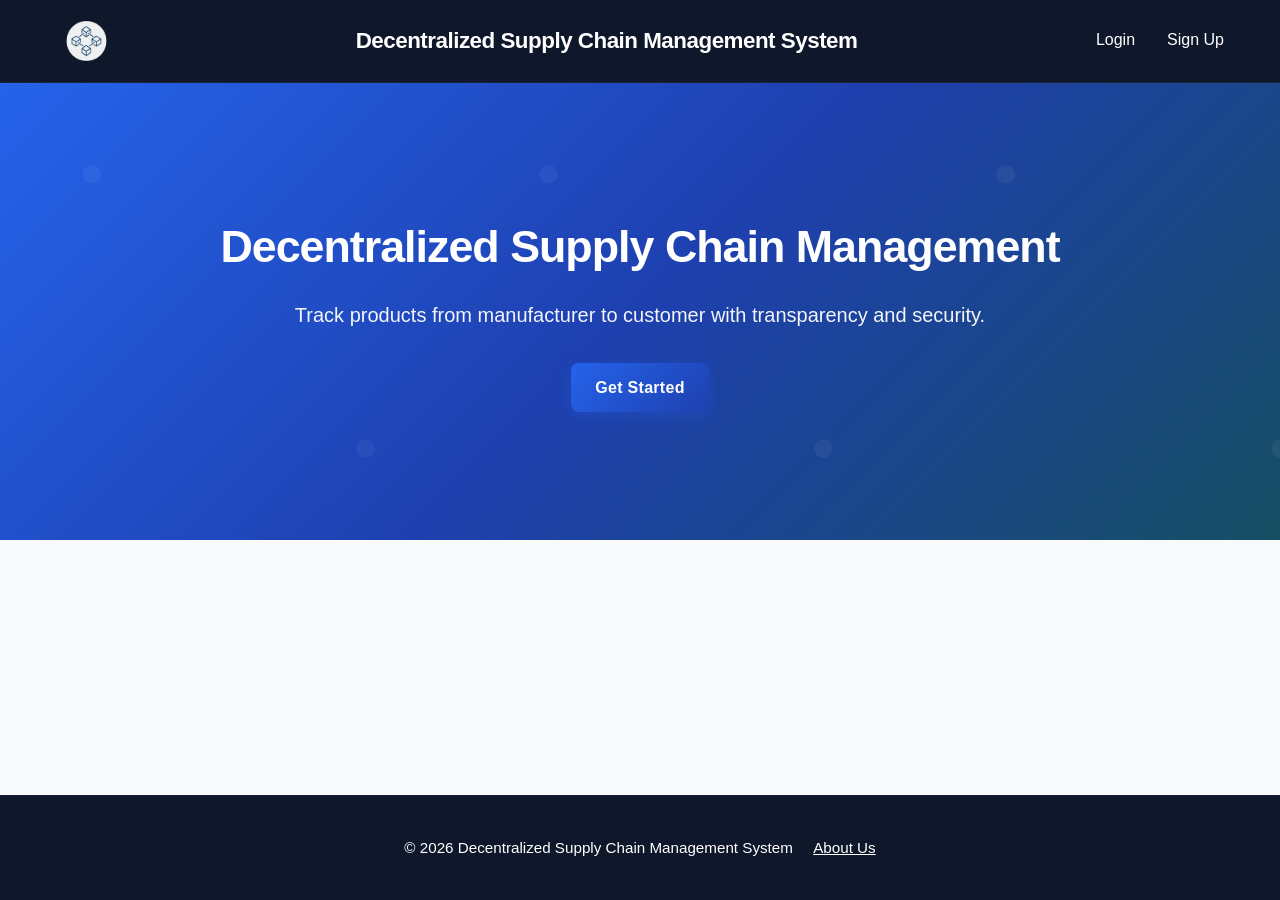
<file: index.html>
<!DOCTYPE html>
<html lang="en">
<head>
    <meta charset="UTF-8">
    <meta name="viewport" content="width=device-width, initial-scale=1.0">
    <title>Decentralized Supply Chain Management System - Blockchain</title>
    <link rel="icon" href="assets/img/blockchain-logo.svg" type="image/svg+xml">
    <link rel="icon" type="image/png" sizes="32x32" href="assets/img/blockchain-logo.png">
    <link rel="stylesheet" href="assets/css/styles.css">
    <link rel="stylesheet" href="https://cdnjs.cloudflare.com/ajax/libs/font-awesome/6.4.0/css/all.min.css" />
</head>
<body>
    <header class="header">
        <div class="container" style="display: flex; align-items: center; gap: 1rem;">
            <img src="assets/img/blockchain-logo.png" alt="Blockchain Logo" class="app-logo app-logo--large">
            <h1>Decentralized Supply Chain Management System</h1>
            <nav>
                <a href="login.html">Login</a>
                <a href="signup.html">Sign Up</a>
            </nav>
        </div>
    </header>
    <main class="main">
        <section class="hero">
            <div class="container">
                <h2>Decentralized Supply Chain Management</h2>
                <p>Track products from manufacturer to customer with transparency and security.</p>
                <a class="btn" href="signup.html">Get Started</a>
            </div>
        </section>
    </main>
    <footer class="footer">
        <div class="container">
            <p>&copy; <span id="year"></span> Decentralized Supply Chain Management System
                <a href="about.html" style="color:#fff; margin-left:1rem; text-decoration:underline;">About Us</a>
            </p>
        </div>
    </footer>
    <script>
        document.getElementById('year').textContent = new Date().getFullYear();
    </script>
</body>
</html>
</file>
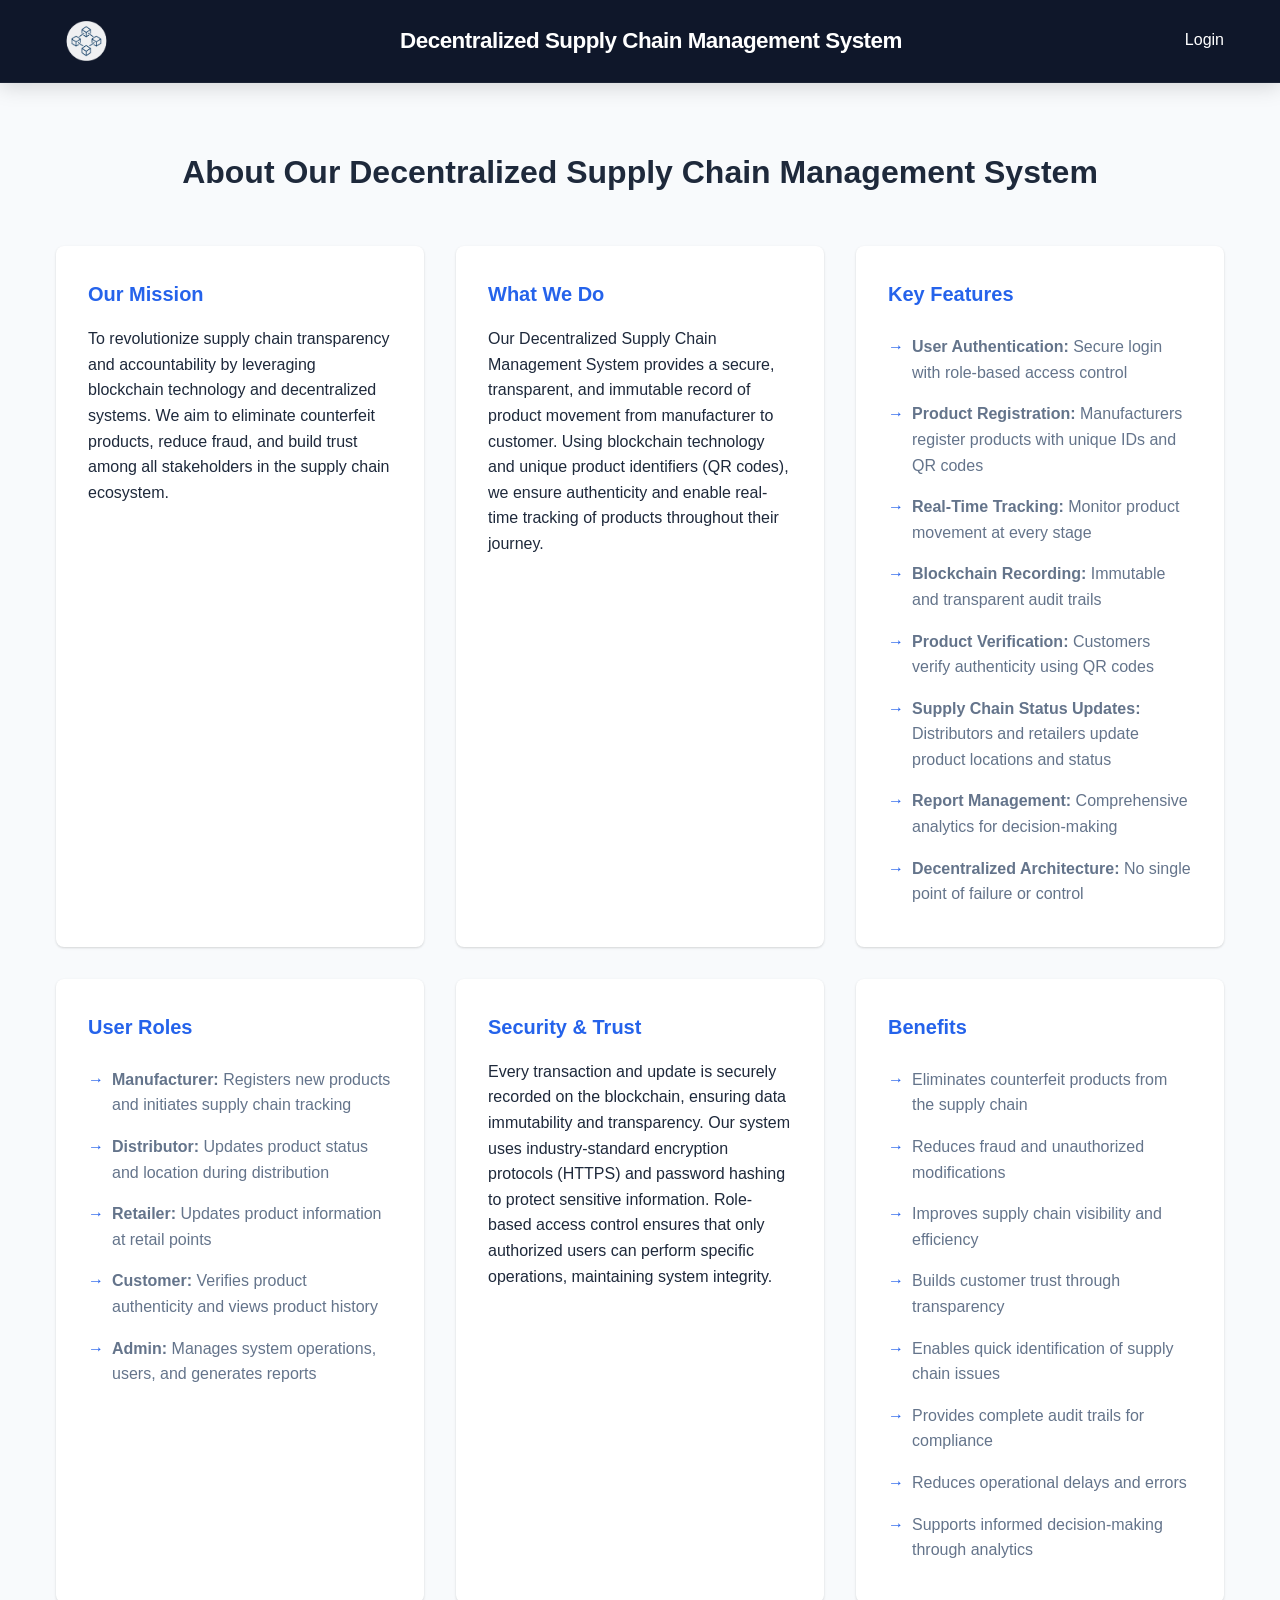
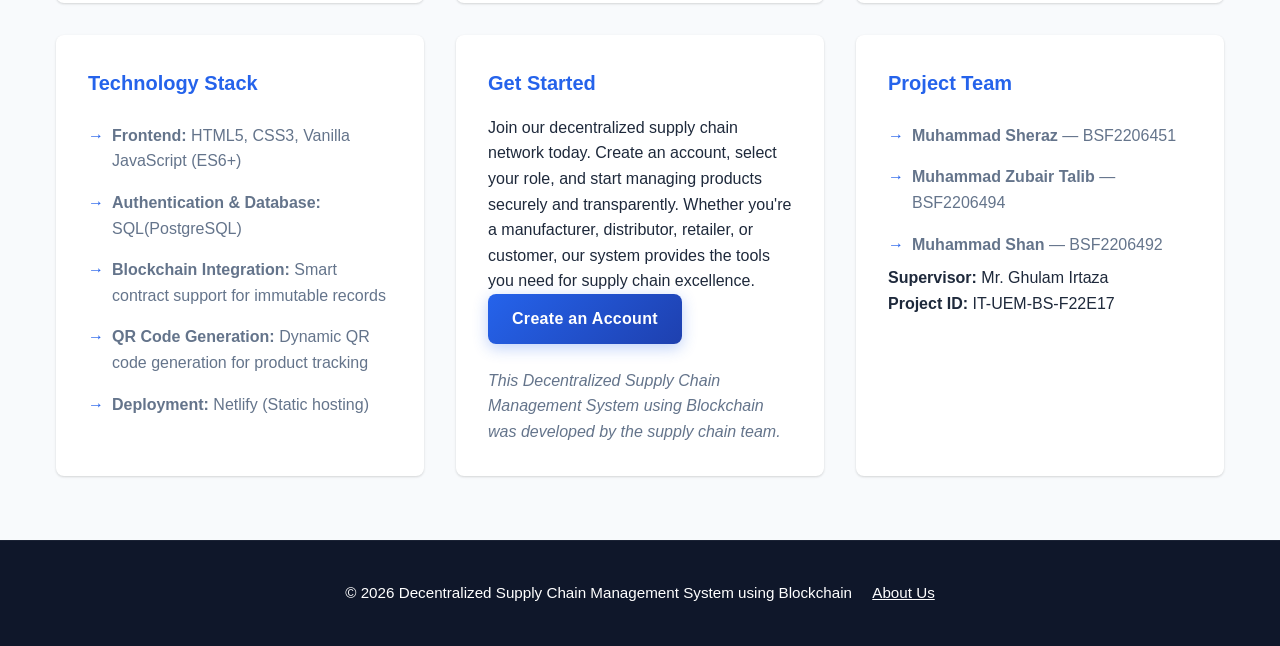
<file: about.html>
<!DOCTYPE html>
<html lang="en">
<head>
    <meta charset="UTF-8">
    <meta name="viewport" content="width=device-width, initial-scale=1.0">
    <title>About Us - Decentralized Supply Chain Management System</title>
    <link rel="icon" href="assets/img/blockchain-logo.svg" type="image/svg+xml">
    <link rel="icon" type="image/png" sizes="32x32" href="assets/img/blockchain-logo.png">
    <link rel="stylesheet" href="assets/css/styles.css">
    <link rel="stylesheet" href="https://cdnjs.cloudflare.com/ajax/libs/font-awesome/6.4.0/css/all.min.css" />
</head>
<body>
    <header class="header">
        <div class="container" style="display: flex; align-items: center; gap: 1rem;">
            <img src="assets/img/blockchain-logo.png" alt="Blockchain Logo" class="app-logo app-logo--large">
            <h1>Decentralized Supply Chain Management System</h1>
            <nav>
                <a href="login.html">Login</a>
            </nav>
        </div>
    </header>
    <main class="main">
        <section class="about-section">
            <div class="container">
                <h2>About Our Decentralized Supply Chain Management System</h2>
                
                <div class="about-content">
                    <div class="about-box">
                        <h3>Our Mission</h3>
                        <p>
                            To revolutionize supply chain transparency and accountability by leveraging blockchain technology and decentralized systems. 
                            We aim to eliminate counterfeit products, reduce fraud, and build trust among all stakeholders in the supply chain ecosystem.
                        </p>
                    </div>

                    <div class="about-box">
                        <h3>What We Do</h3>
                        <p>
                            Our Decentralized Supply Chain Management System provides a secure, transparent, and immutable record of product movement 
                            from manufacturer to customer. Using blockchain technology and unique product identifiers (QR codes), we ensure authenticity 
                            and enable real-time tracking of products throughout their journey.
                        </p>
                    </div>

                    <div class="about-box">
                        <h3>Key Features</h3>
                        <ul>
                            <li><strong>User Authentication:</strong> Secure login with role-based access control</li>
                            <li><strong>Product Registration:</strong> Manufacturers register products with unique IDs and QR codes</li>
                            <li><strong>Real-Time Tracking:</strong> Monitor product movement at every stage</li>
                            <li><strong>Blockchain Recording:</strong> Immutable and transparent audit trails</li>
                            <li><strong>Product Verification:</strong> Customers verify authenticity using QR codes</li>
                            <li><strong>Supply Chain Status Updates:</strong> Distributors and retailers update product locations and status</li>
                            <li><strong>Report Management:</strong> Comprehensive analytics for decision-making</li>
                            <li><strong>Decentralized Architecture:</strong> No single point of failure or control</li>
                        </ul>
                    </div>

                    <div class="about-box">
                        <h3>User Roles</h3>
                        <ul>
                            <li><strong>Manufacturer:</strong> Registers new products and initiates supply chain tracking</li>
                            <li><strong>Distributor:</strong> Updates product status and location during distribution</li>
                            <li><strong>Retailer:</strong> Updates product information at retail points</li>
                            <li><strong>Customer:</strong> Verifies product authenticity and views product history</li>
                            <li><strong>Admin:</strong> Manages system operations, users, and generates reports</li>
                        </ul>
                    </div>

                    <div class="about-box">
                        <h3>Security & Trust</h3>
                        <p>
                            Every transaction and update is securely recorded on the blockchain, ensuring data immutability and transparency. 
                            Our system uses industry-standard encryption protocols (HTTPS) and password hashing to protect sensitive information. 
                            Role-based access control ensures that only authorized users can perform specific operations, maintaining system integrity.
                        </p>
                    </div>

                    <div class="about-box">
                        <h3>Benefits</h3>
                        <ul>
                            <li>Eliminates counterfeit products from the supply chain</li>
                            <li>Reduces fraud and unauthorized modifications</li>
                            <li>Improves supply chain visibility and efficiency</li>
                            <li>Builds customer trust through transparency</li>
                            <li>Enables quick identification of supply chain issues</li>
                            <li>Provides complete audit trails for compliance</li>
                            <li>Reduces operational delays and errors</li>
                            <li>Supports informed decision-making through analytics</li>
                        </ul>
                    </div>

                    <div class="about-box">
                        <h3>Technology Stack</h3>
                        <ul>
                            <li><strong>Frontend:</strong> HTML5, CSS3, Vanilla JavaScript (ES6+)</li>
                            <li><strong>Authentication & Database:</strong> SQL(PostgreSQL)</li>
                            <li><strong>Blockchain Integration:</strong> Smart contract support for immutable records</li>
                            <li><strong>QR Code Generation:</strong> Dynamic QR code generation for product tracking</li>
                            <li><strong>Deployment:</strong> Netlify (Static hosting)</li>
                        </ul>
                    </div>

                    <div class="about-box">
                        <h3>Get Started</h3>
                        <p>
                            Join our decentralized supply chain network today. Create an account, select your role, and start managing products 
                            securely and transparently. Whether you're a manufacturer, distributor, retailer, or customer, our system provides 
                            the tools you need for supply chain excellence.
                        </p>
                        <a href="signup.html" class="btn">Create an Account</a>
                        <p style="margin-top:1.5rem; font-style:italic; color:var(--text-light);">
                            This Decentralized Supply Chain Management System using Blockchain was developed by the supply chain team.
                        </p>
                    </div>

                    <div class="about-box">
                        <h3>Project Team</h3>
                        <ul>
                            <li><strong>Muhammad Sheraz</strong> — BSF2206451</li>
                            <li><strong>Muhammad Zubair Talib</strong> — BSF2206494</li>
                            <li><strong>Muhammad Shan</strong> — BSF2206492</li>
                        </ul>
                        <p><strong>Supervisor:</strong> Mr. Ghulam Irtaza</p>
                        <p><strong>Project ID:</strong> IT-UEM-BS-F22E17</p>
                    </div>
                </div>
            </div>
        </section>
    </main>
    <footer class="footer">
        <div class="container">
            <p>&copy; <span id="year"></span> Decentralized Supply Chain Management System using Blockchain
                <a href="about.html" style="color:#fff; margin-left:1rem; text-decoration:underline;">About Us</a>
            </p>
        </div>
    </footer>
    <script>
        document.getElementById('year').textContent = new Date().getFullYear();
    </script>
</body>
</html>
</file>
<file: assets/css/styles.css>
/* professional decentralised supply chain management system using blockchain stylesheet */
:root {
    --primary: #2563eb;
    --primary-dark: #1e40af;
    --secondary: #059669;
    --warning: #d97706;
    --danger: #dc2626;
    --success: #16a34a;
    --light-bg: #f8fafc;
    --dark-bg: #0f172a;
    --border: #e2e8f0;
    --text-dark: #1e293b;
    --text-light: #64748b;
    --shadow: 0 1px 3px rgba(0,0,0,0.1), 0 1px 2px rgba(0,0,0,0.06);
    --shadow-lg: 0 10px 15px -3px rgba(0,0,0,0.1), 0 4px 6px -2px rgba(0,0,0,0.05);
}

*{
    box-sizing:border-box;
    margin:0;
    padding:0;
}

html,
body {
    height: 100%;
    margin: 0;
}

body{
    display: flex;                /* ensure footer sticks to bottom */
    flex-direction: column;
    min-height:100vh;
    font-family:'Segoe UI', Tahoma, Geneva, Verdana, sans-serif;
    line-height:1.6;
    background:var(--light-bg);
    color:var(--text-dark);
}

.main {
    flex: 1;                      /* allow main content to expand */
}

.container{
    max-width:1200px;
    margin:0 auto;
    padding:0 1rem;
}

/* header & navigation */
.header{
    background:linear-gradient(135deg, var(--dark-bg) 0%, #0f172a 100%);
    color:#fff;
    padding:1.2rem 0;
    box-shadow:0 4px 20px rgba(0, 0, 0, 0.15);
    border-bottom:1px solid rgba(255,255,255,0.05);
}

.header .container{
    display:flex;
    justify-content:space-between;
    align-items:center;
}

.header h1{
    font-size:1.4rem;
    font-weight:700;
    letter-spacing:-0.5px;
}

.header nav{
    display:flex;
    gap:2rem;
}

.header nav a{
    color:#fff;
    text-decoration:none;
    font-weight:500;
    transition:all 0.3s;
    padding:0.5rem 0;
    border-bottom:2px solid transparent;
}

.header nav a:hover{
    color:var(--primary);
    border-bottom-color:var(--primary);
}

/* footer */
.footer{
    background:linear-gradient(135deg, var(--dark-bg) 0%, #0f172a 100%);
    color:#fff;
    padding:2.5rem 0;
    text-align:center;
    margin-top:auto;
    border-top:1px solid rgba(255,255,255,0.05);
}

.footer p{
    margin:0;
    font-size:0.95rem;
    font-weight:500;
}

.footer a{
    color:inherit;
    text-decoration:underline;
    margin-left:1rem;
    transition:color 0.3s;
}

.footer a:hover{
    color:var(--primary);
}

/* hero section */
.hero{
    padding:8rem 0;
    text-align:center;
    background:linear-gradient(135deg, var(--primary) 0%, var(--primary-dark) 50%, #164e63 100%);
    color:#fff;
    position:relative;
    overflow:hidden;
}

.hero::before{
    content:'';
    position:absolute;
    top:0;
    left:0;
    right:0;
    bottom:0;
    background:url('data:image/svg+xml,<svg xmlns="http://www.w3.org/2000/svg" viewBox="0 0 100 100"><circle cx="20" cy="20" r="2" fill="white" opacity="0.05"/><circle cx="80" cy="80" r="2" fill="white" opacity="0.05"/></svg>');
    pointer-events:none;
}

.hero .container{
    position:relative;
    z-index:1;
}

.hero h2{
    font-size:2.8rem;
    margin-bottom:1rem;
    font-weight:800;
    letter-spacing:-1px;
}

.hero p{
    font-size:1.25rem;
    margin-bottom:2rem;
    opacity:0.95;
    font-weight:500;
}

/* buttons */
.btn, button[type="submit"], button[type="button"] {
    display:inline-block;
    background:linear-gradient(135deg, var(--primary) 0%, #1e40af 100%);
    color:#fff;
    border:none;
    padding:0.75rem 1.5rem;
    cursor:pointer;
    border-radius:8px;
    font-weight:600;
    transition:all 0.2s ease;
    text-decoration:none;
    box-shadow:0 4px 15px rgba(37, 99, 235, 0.3);
    letter-spacing:0.3px;
    font-size:1rem;
    font-family:inherit;
    white-space:nowrap;
    user-select:none;
    -webkit-user-select:none;
}

.btn:hover:not(:disabled), button[type="submit"]:hover:not(:disabled), button[type="button"]:hover:not(:disabled) {
    background:linear-gradient(135deg, #1e40af 0%, #1e3a8a 100%);
    transform:translateY(-2px);
    box-shadow:0 8px 25px rgba(37, 99, 235, 0.4);
}

.btn:focus, button[type="submit"]:focus, button[type="button"]:focus {
    outline:2px solid var(--primary);
    outline-offset:2px;
}

.btn:active:not(:disabled), button[type="submit"]:active:not(:disabled), button[type="button"]:active:not(:disabled) {
    transform:translateY(0);
    box-shadow:0 2px 10px rgba(37, 99, 235, 0.3);
}

.btn:disabled, button[type="submit"]:disabled, button[type="button"]:disabled {
    opacity:0.6;
    cursor:not-allowed;
    pointer-events:none;
}

.btn.loading, button.loading {
    opacity:0.8;
    pointer-events:none;
    position:relative;
}

.btn.loading::after, button.loading::after {
    content:'';
    position:absolute;
    width:16px;
    height:16px;
    right:1rem;
    top:50%;
    transform:translateY(-50%);
    border:2px solid rgba(255,255,255,0.3);
    border-radius:50%;
    border-top-color:#fff;
    animation:spin 0.6s linear infinite;
}

@keyframes spin {
    to { transform:translateY(-50%) rotate(360deg); }
}

.btn-secondary, .btn.secondary {
    background:linear-gradient(135deg, var(--secondary) 0%, #047857 100%);
    box-shadow:0 4px 15px rgba(5, 150, 105, 0.3);
}

.btn-secondary:hover:not(:disabled), .btn.secondary:hover:not(:disabled) {
    background:linear-gradient(135deg, #047857 0%, #065f46 100%);
    box-shadow:0 8px 25px rgba(5, 150, 105, 0.4);
}

.btn-sm, .btn.small {
    padding:0.6rem 1.2rem;
    font-size:0.9rem;
    box-shadow:0 2px 10px rgba(37, 99, 235, 0.2);
    background:linear-gradient(135deg, var(--primary) 0%, #1e40af 100%);
    border-radius:6px;
}

.btn-sm:hover:not(:disabled), .btn.small:hover:not(:disabled) {
    background:linear-gradient(135deg, #1e40af 0%, #1e3a8a 100%);
    box-shadow:0 6px 20px rgba(37, 99, 235, 0.3);
    transform:translateY(-1px);
}

.btn-danger, .btn.danger {
    background:linear-gradient(135deg, var(--danger) 0%, #b91c1c 100%);
    box-shadow:0 4px 15px rgba(220, 38, 38, 0.3);
}

.btn-danger:hover:not(:disabled), .btn.danger:hover:not(:disabled) {
    background:linear-gradient(135deg, #b91c1c 0%, #991b1b 100%);
    box-shadow:0 8px 25px rgba(220, 38, 38, 0.4);
}

/* thumbnail images */
.product-thumb{
    height:40px;
    width:auto;
    border:1px solid var(--border);
    border-radius:4px;
}

/* application logo used for blockchain branding */
.app-logo{
    height:28px;
    width:auto;
    max-width:100%;
    vertical-align:middle;
    display:inline-block;
    object-fit:contain;
    -o-object-fit:contain;
}

.app-logo--large{ height:40px; }
.app-logo--small{ height:16px; }

/* forms */
.auth-container{
    display:flex;
    justify-content:center;
    align-items:center;
    flex:1;
    padding:2rem;
    background:linear-gradient(135deg, var(--primary) 0%, var(--primary-dark) 100%);
}

.auth-form{
    background:#fff;
    padding:3rem;
    border-radius:15px;
    width:100%;
    max-width:450px;
    box-shadow:0 20px 60px rgba(0, 0, 0, 0.25);
    border:1px solid rgba(255,255,255,0.1);
    animation:slideUp 0.5s ease;
}

@keyframes slideUp{
    from{
        opacity:0;
        transform:translateY(30px);
    }
    to{
        opacity:1;
        transform:translateY(0);
    }
}

.auth-form h2{
    margin-bottom:0.5rem;
    color:var(--text-dark);
    font-size:1.75rem;
    font-weight:700;
}

.auth-form > div:first-child p{
    margin:0;
    margin-top:0.5rem;
}

.form-group{
    margin-bottom:1.5rem;
}

.form-group label{
    display:block;
    margin-bottom:0.7rem;
    font-weight:600;
    color:var(--text-dark);
    font-size:0.95rem;
}

.form-group input,
.form-group select,
.form-group textarea{
    width:100%;
    padding:0.9rem 1rem;
    border:2px solid var(--border);
    border-radius:8px;
    font-size:1rem;
    transition:all 0.3s ease;
    background:#fafbfc;
    font-family:inherit;
}

.form-group input::placeholder,
.form-group textarea::placeholder{
    color:#a0aec0;
}

.form-group input:focus,
.form-group select:focus,
.form-group textarea:focus{
    outline:none;
    border-color:var(--primary);
    background:#fff;
    box-shadow:0 0 0 4px rgba(37, 99, 235, 0.15);
}

.auth-form .btn{
    width:100%;
    padding:1rem;
    font-size:1rem;
    font-weight:600;
    border:none;
    cursor:pointer;
    margin-top:1rem;
    transition:all 0.3s ease;
    letter-spacing:0.5px;
}

.auth-form .btn:hover{
    transform:translateY(-2px);
    box-shadow:0 10px 30px rgba(37, 99, 235, 0.3);
}

.auth-form .btn:active{
    transform:translateY(0);
}

.auth-form p{
    text-align:center;
    margin-top:1.5rem;
    color:var(--text-light);
    font-size:0.95rem;
}

.auth-form a{
    color:var(--primary);
    text-decoration:none;
    font-weight:600;
    transition:color 0.3s;
}

.auth-form a:hover{
    color:var(--primary-dark);
    text-decoration:underline;
}

/* messages */
.error-message{
    color:#dc2626;
    background:#fee2e2;
    padding:0.75rem;
    border-radius:6px;
    font-size:0.9rem;
    margin-top:0.5rem;
    border-left:4px solid #dc2626;
    font-weight:500;
    display:none;
}

.error-message:not(:empty){
    display:block;
}

.success-message{
    color:#16a34a;
    background:#dcfce7;
    padding:0.75rem;
    border-radius:6px;
    font-size:0.9rem;
    margin-top:0.5rem;
    border-left:4px solid #16a34a;
    font-weight:500;
    display:none;
}

.success-message:not(:empty){
    display:block;
}

.info-message{
    color:var(--primary);
    background:#eff6ff;
    padding:0.75rem;
    border-radius:6px;
    font-size:0.9rem;
    margin-top:0.5rem;
    border-left:4px solid var(--primary);
    font-weight:500;
    display:none;
}

.info-message:not(:empty){
    display:block;
}
/* about section */
.about-section{
    padding:4rem 0;
}

.about-section h2{
    text-align:center;
    font-size:2rem;
    margin-bottom:3rem;
    color:var(--text-dark);
}

.about-content{
    display:grid;
    grid-template-columns:repeat(auto-fit, minmax(300px, 1fr));
    gap:2rem;
}

.about-box{
    background:#fff;
    padding:2rem;
    border-radius:8px;
    box-shadow:var(--shadow);
    transition:transform 0.3s, box-shadow 0.3s;
}

.about-box:hover{
    transform:translateY(-4px);
    box-shadow:var(--shadow-lg);
}

.about-box h3{
    color:var(--primary);
    margin-bottom:1rem;
    font-size:1.25rem;
}

.about-box ul{
    list-style:none;
}

.about-box li{
    padding:0.5rem 0;
    padding-left:1.5rem;
    position:relative;
    color:var(--text-light);
}

.about-box li:before{
    content:'→';
    position:absolute;
    left:0;
    color:var(--primary);
    font-weight:bold;
}

/* dashboard layout */
.wrapper{
    display:flex;
    min-height:100vh;
}

/* sidebar */
.sidebar{
    width:250px;
    background:var(--dark-bg);
    color:#fff;
    flex-shrink:0;
    transition:transform 0.3s cubic-bezier(0.4, 0, 0.2, 1), width 0.3s ease;
    overflow-y:auto;
    position:relative;
    z-index:auto;
}

.sidebar.collapsed{
    transform:translateX(-100%);
    position:fixed;
    left:0;
    top:0;
    z-index:999;
    height:100vh;
    width:250px;
    box-shadow:4px 0 15px rgba(0, 0, 0, 0.2);
}

.sidebar-header{
    padding:1.5rem;
    text-align:center;
    background:linear-gradient(135deg, var(--primary) 0%, var(--primary-dark) 100%);
    border-bottom:1px solid rgba(255,255,255,0.1);
}

.sidebar-header h2{
    margin:0;
    font-size:1.25rem;
}

.sidebar-nav{
    padding:1rem 0;
}

.sidebar-nav a{
    display:block;
    color:#cbd5e0;
    padding:1rem 1.5rem;
    text-decoration:none;
    transition:all 0.3s;
    border-left:3px solid transparent;
}

.sidebar-nav a:hover{
    background:rgba(37, 99, 235, 0.1);
    color:#fff;
    border-left-color:var(--primary);
}

/* main content */
.main-content{
    flex:1;
    display:flex;
    flex-direction:column;
    background:var(--light-bg);
}

.topbar{
    display:flex;
    justify-content:space-between;
    align-items:center;
    padding:1.5rem;
    background:#fff;
    border-bottom:1px solid var(--border);
    box-shadow:var(--shadow);
}

.menu-toggle{
    background:none;
    border:none;
    font-size:1.5rem;
    cursor:pointer;
    color:var(--primary);
    display:none;
    padding:0.5rem;
    transition:all 0.3s ease;
    position:relative;
    z-index:1000;
}

.menu-toggle:hover {
    transform:scale(1.1);
}

.menu-toggle:focus {
    outline:2px solid var(--primary);
}

.menu-toggle.active {
    color:var(--primary-dark);
}

.topbar-right{
    display:flex;
    align-items:center;
    gap:1rem;
}

.topbar-right span{
    color:var(--text-light);
    font-weight:500;
}

/* dashboard */
.dashboard{
    flex:1;
    padding:2rem;
    overflow-y:auto;
}

/* table helpers for consistent alignment */
.card table{
    width:100%;
    border-collapse:collapse;
    table-layout:auto;
}
.card table th,
.card table td{
    padding:0.75rem;
    text-align:left;
    vertical-align:middle;
    border-bottom:1px solid var(--border);
    word-break:break-word;
}
.card table th{
    background:var(--light-bg);
    border-bottom:2px solid var(--border);
    font-weight:700;
}

.card{
    background:#fff;
    padding:2rem;
    border-radius:12px;
    box-shadow:0 4px 20px rgba(0, 0, 0, 0.08);
    margin-bottom:2rem;
    border:1px solid #f0f1f3;
    transition:all 0.2s ease;
    animation:fadeInUp 0.3s ease;
}

.card:hover{
    box-shadow:0 8px 30px rgba(0, 0, 0, 0.12);
    transform:translateY(-2px);
}

@keyframes fadeInUp {
    from {
        opacity:0;
        transform:translateY(10px);
    }
    to {
        opacity:1;
        transform:translateY(0);
    }
}

.card h3{
    color:var(--primary);
    margin-bottom:1.5rem;
    font-size:1.5rem;
    font-weight:700;
}

.card h4{
    color:var(--text-dark);
    margin-bottom:1rem;
    margin-top:1.5rem;
    font-weight:600;
}

/* cards grid */
.cards-grid{
    display:grid;
    grid-template-columns:repeat(auto-fit, minmax(280px, 1fr));
    gap:2rem;
    margin-bottom:2rem;
}

.stat-card{
    background:linear-gradient(135deg, var(--primary) 0%, var(--primary-dark) 100%);
    color:#fff;
    padding:1.5rem;
    border-radius:8px;
    box-shadow:var(--shadow);
}

.stat-card h4{
    color:rgba(255,255,255,0.9);
    margin:0;
    font-size:0.9rem;
    font-weight:500;
}

.stat-card .number{
    font-size:2rem;
    font-weight:700;
    margin-top:0.5rem;
}

/* timeline */
.timeline{
    list-style:none;
    padding:0;
    position:relative;
}

.timeline:before{
    content:'';
    position:absolute;
    left:20px;
    top:0;
    bottom:0;
    width:2px;
    background:var(--border);
}

.timeline li{
    padding:0 0 2rem 70px;
    position:relative;
}

.timeline li:before{
    content:'';
    position:absolute;
    left:8px;
    top:5px;
    width:25px;
    height:25px;
    background:var(--primary);
    border-radius:50%;
    border:3px solid #fff;
    box-shadow:var(--shadow);
}

.timeline-content{
    background:var(--light-bg);
    padding:1rem;
    border-radius:6px;
    border-left:3px solid var(--primary);
}

.timeline-time{
    color:var(--text-light);
    font-size:0.9rem;
    font-weight:500;
}

.timeline-text{
    color:var(--text-dark);
    margin-top:0.5rem;
}

/* responsive */
@media(max-width:768px){
    .header nav{
        gap:1rem;
    }

    .header h1{
        font-size:1.2rem;
    }

    .menu-toggle{
        display:block;
    }

    .sidebar{
        position:fixed;
        left:0;
        top:60px;
        z-index:999;
        height:calc(100vh - 60px);
    }

    .sidebar.collapsed{
        transform:translateX(-100%);
        position:fixed;
        left:0;
        top:60px;
        z-index:999;
        height:calc(100vh - 60px);
    }

    .hero h2{
        font-size:1.75rem;
    }

    .hero p{
        font-size:1rem;
    }

    .auth-form{
        padding:2rem;
    }

    .about-content{
        grid-template-columns:1fr;
    }

    .dashboard{
        padding:1rem;
    }

    .card{
        padding:1.5rem;
    }

    .cards-grid{
        grid-template-columns:1fr;
    }

    .topbar{
        padding:1rem;
    }

    .topbar-right span{
        display:none;
    }
}

@media(max-width:480px){
    .header .container{
        flex-direction:column;
        gap:1rem;
    }

    .header nav{
        flex-direction:column;
        gap:0.5rem;
    }

    .hero{
        padding:3rem 0;
    }

    .hero h2{
        font-size:1.5rem;
    }

    .auth-form{
        padding:1.5rem;
        max-width:90%;
    }

    .form-group input,
    .form-group select{
        padding:0.875rem;
        font-size:16px;
        min-height:44px;
    }

    .btn, button[type="submit"], button[type="button"] {
        padding:0.875rem 1.2rem;
        font-size:1rem;
        min-height:44px;
        min-width:44px;
        width:100%;
    }

    .timeline li{
        padding-left:50px;
    }

    .timeline li:before{
        width:20px;
        height:20px;
        left:2px;
        top:2px;
    }
}

/* chart canvases responsive */
#rolesChart, #statusChart {
    max-width: 100%;
    height: auto;
}
</file>
